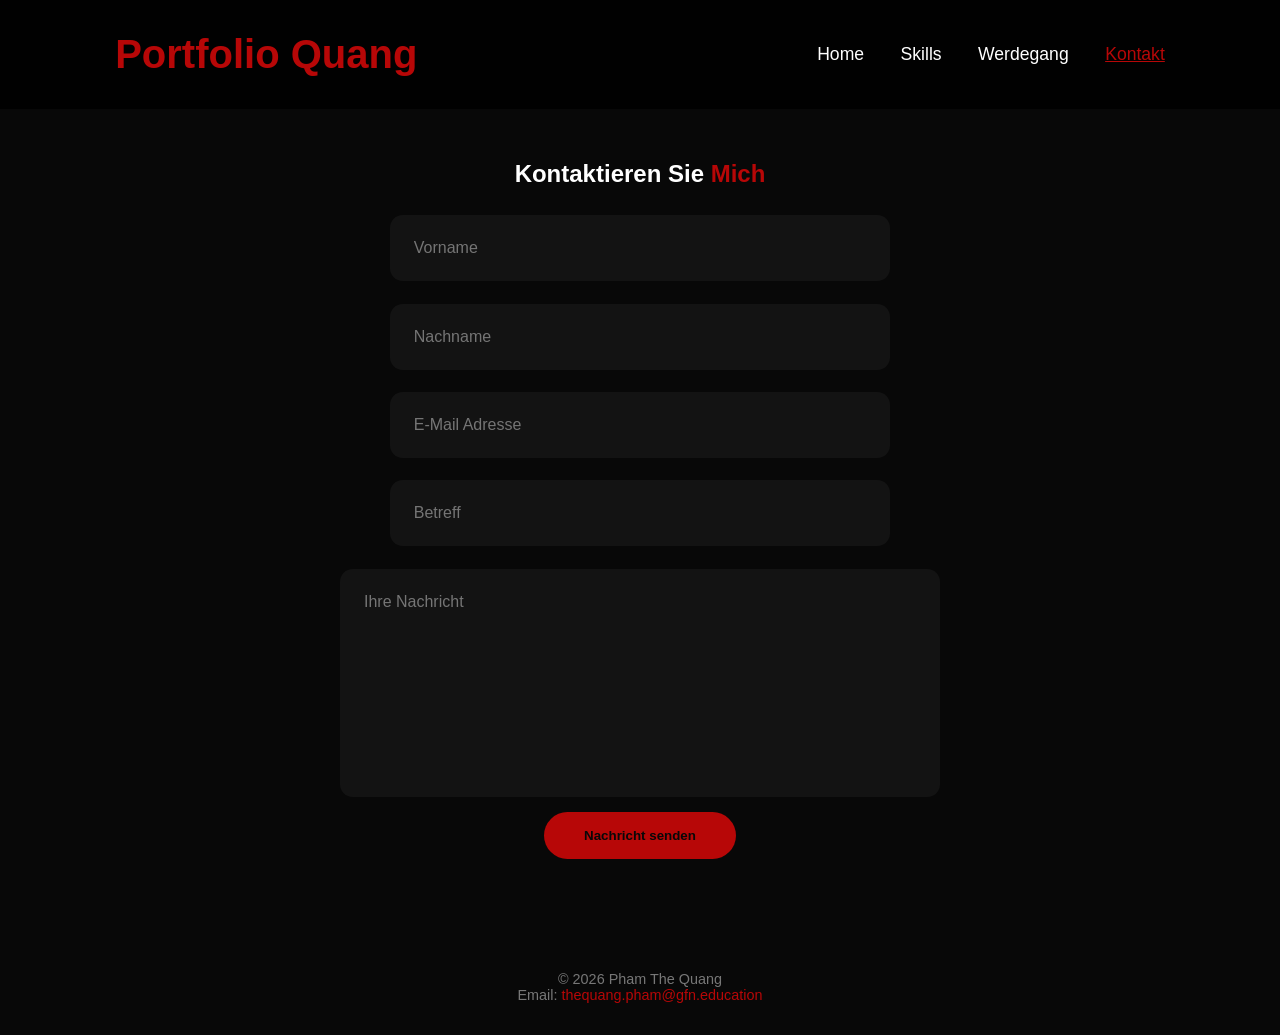
<file: contact.html>
<!DOCTYPE html>
<html lang="de">
<head>
    <meta charset="UTF-8">
    <meta name="viewport" content="width=device-width, initial-scale=1.0">
    <link rel="stylesheet" href="https://cdnjs.cloudflare.com/ajax/libs/font-awesome/6.5.2/css/all.min.css">
    <link rel="stylesheet" href="style.css">
    <link rel="stylesheet" href="style_contact.css">

    <title>Kontakt | Quang Pham</title>
</head>
<body>
    <header>
        <a href="index.html" class="logo">Portfolio Quang</a>
        <nav>
            <a href="index.html">Home</a>
            <a href="skills.html">Skills</a>
            <a href="education.html">Werdegang</a>
            <a href="contact.html" class="active">Kontakt</a>
        </nav>
    </header>

    <section class="contact-section">
        <h2 class="heading">Kontaktieren Sie <span>Mich</span></h2>
        
        <form action="#">
            <div class="input-group">
                <div class="input-box">
                    <input type="text" placeholder="Vorname" required>
                    <input type="text" placeholder="Nachname" required>
                </div>
                <div class="input-box">
                    <input type="email" placeholder="E-Mail Adresse" required>
                    <input type="text" placeholder="Betreff">
                </div>
            </div>
            <textarea cols="30" rows="10" placeholder="Ihre Nachricht" required></textarea>
            <input type="submit" value="Nachricht senden" class="btn">
        </form>
    </section>

    <footer>
        <p>&copy; 2026 Pham The Quang</p>
        <p>Email: <a href="mailto:thequang.pham@gfn.education"><span>thequang.pham@gfn.education</a></span></p>
    </footer>
</body>
</html>
</file>
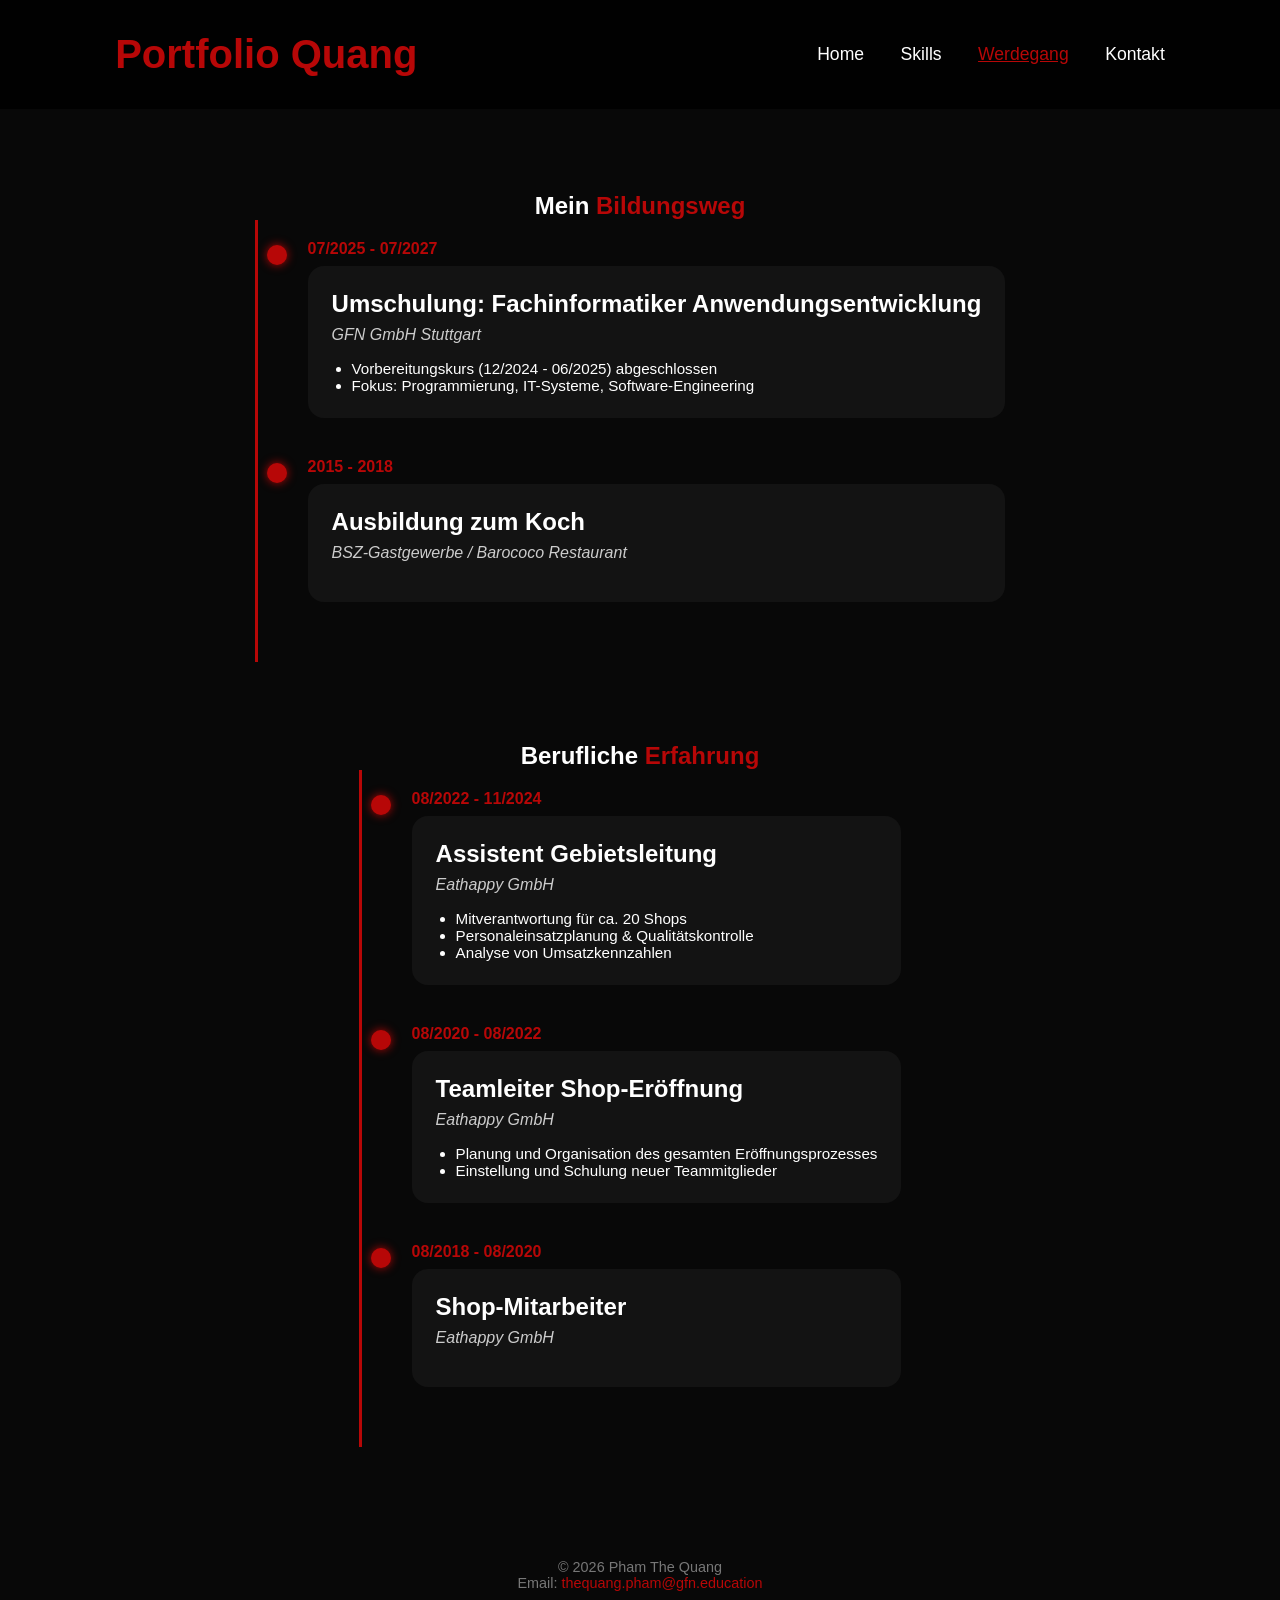
<file: education.html>
<!DOCTYPE html>
<html lang="de">
<head>
    <meta charset="UTF-8">
    <meta name="viewport" content="width=device-width, initial-scale=1.0">
    <link rel="stylesheet" href="https://cdnjs.cloudflare.com/ajax/libs/font-awesome/6.5.2/css/all.min.css">
    <link rel="stylesheet" href="style.css">
    <link rel="stylesheet" href="style_education.css">

    <title>Werdegang | Quang Pham</title>
</head>
<body>
    <header>
        <a href="index.html" class="logo">Portfolio Quang</a>
        <nav>
            <a href="index.html">Home</a>
            <a href="skills.html">Skills</a>
            <a href="education.html" class="active">Werdegang</a>
            <a href="contact.html">Kontakt</a>
        </nav>
    </header>

    <section class="education-experience">
        <h2 class="heading">Mein <span>Bildungsweg</span></h2>
        <div class="timeline">
            <div class="timeline-item">
                <div class="timeline-dot"></div>
                <div class="timeline-date">07/2025 - 07/2027</div>
                <div class="timeline-content">
                    <h3>Umschulung: Fachinformatiker Anwendungsentwicklung</h3>
                    <p class="institution">GFN GmbH Stuttgart</p>
                    <ul>
                        <li>Vorbereitungskurs (12/2024 - 06/2025) abgeschlossen</li>
                        <li>Fokus: Programmierung, IT-Systeme, Software-Engineering</li>
                    </ul>
                </div>
            </div>

            <div class="timeline-item">
                <div class="timeline-dot"></div>
                <div class="timeline-date">2015 - 2018</div>
                <div class="timeline-content">
                    <h3>Ausbildung zum Koch</h3>
                    <p class="institution">BSZ-Gastgewerbe / Barococo Restaurant</p>
                </div>
            </div>
        </div>

        <h2 class="heading" style="margin-top: 5rem;">Berufliche <span>Erfahrung</span></h2>
        <div class="timeline">
            <div class="timeline-item">
                <div class="timeline-dot"></div>
                <div class="timeline-date">08/2022 - 11/2024</div>
                <div class="timeline-content">
                    <h3>Assistent Gebietsleitung</h3>
                    <p class="institution">Eathappy GmbH</p>
                    <ul>
                        <li>Mitverantwortung für ca. 20 Shops</li>
                        <li>Personaleinsatzplanung & Qualitätskontrolle</li>
                        <li>Analyse von Umsatzkennzahlen</li>
                    </ul>
                </div>
            </div>

            <div class="timeline-item">
                <div class="timeline-dot"></div>
                <div class="timeline-date">08/2020 - 08/2022</div>
                <div class="timeline-content">
                    <h3>Teamleiter Shop-Eröffnung</h3>
                    <p class="institution">Eathappy GmbH</p>
                    <ul>
                        <li>Planung und Organisation des gesamten Eröffnungsprozesses</li>
                        <li>Einstellung und Schulung neuer Teammitglieder</li>
                    </ul>
                </div>
            </div>

            <div class="timeline-item">
                <div class="timeline-dot"></div>
                <div class="timeline-date">08/2018 - 08/2020</div>
                <div class="timeline-content">
                    <h3>Shop-Mitarbeiter</h3>
                    <p class="institution">Eathappy GmbH</p>
                </div>
            </div>
        </div>
    </section>

    <footer>
        <p>&copy; 2026 Pham The Quang</p>
        <p>Email: <a href="mailto:thequang.pham@gfn.education"><span>thequang.pham@gfn.education</a></span></p>
    </footer>
</body>
</html>
</file>
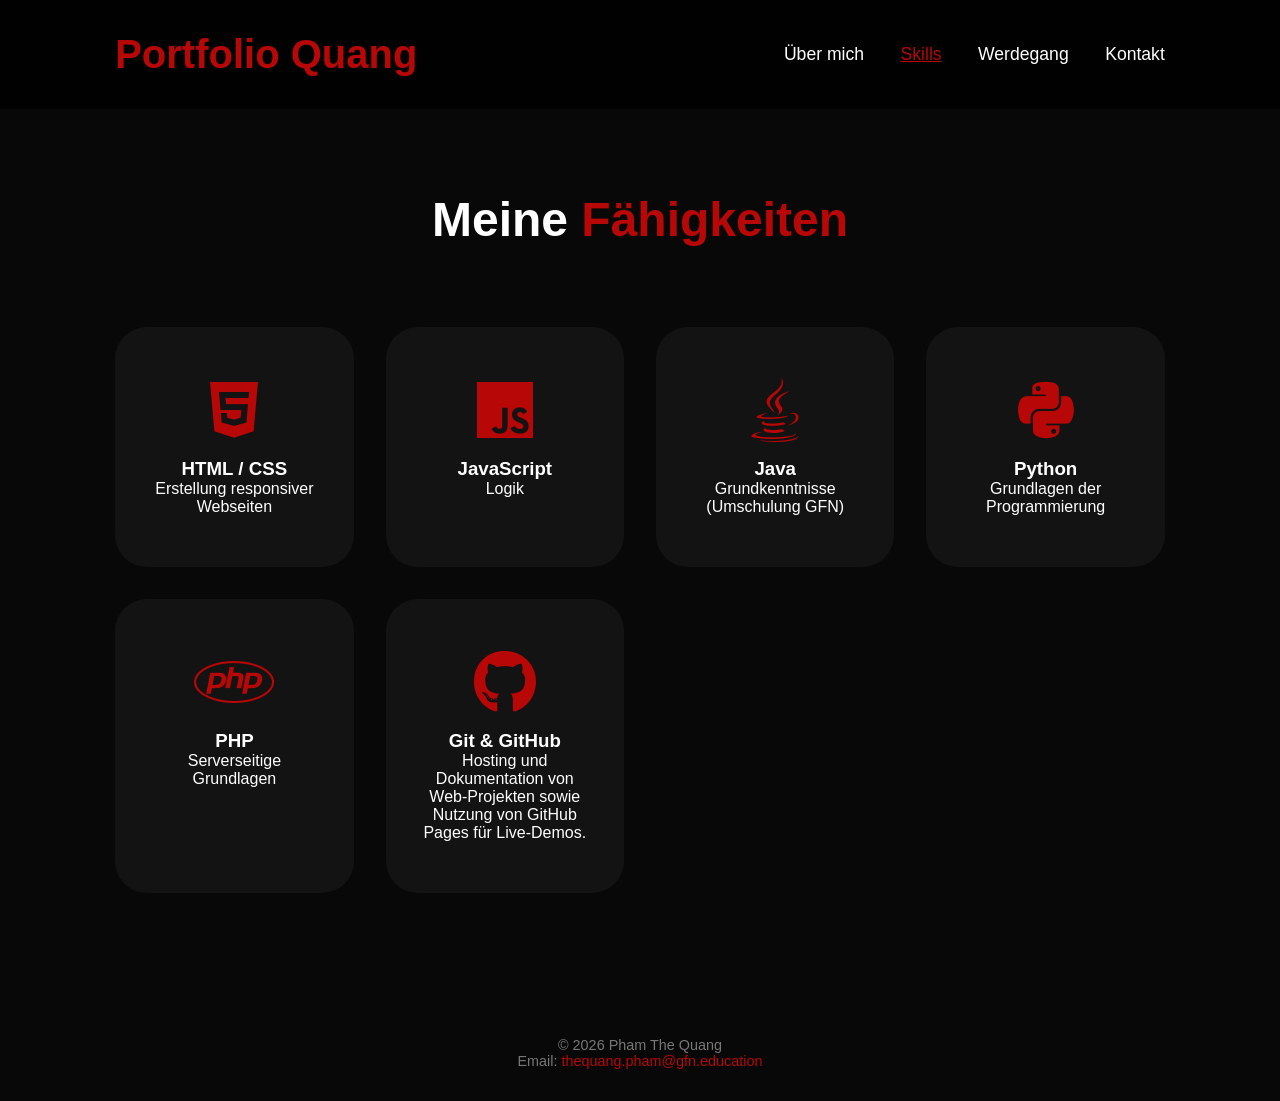
<file: skills.html>
<!DOCTYPE html>
<html lang="de">
<head>
    <meta charset="UTF-8">
    <meta name="viewport" content="width=device-width, initial-scale=1.0">
    <link rel="stylesheet" href="https://cdnjs.cloudflare.com/ajax/libs/font-awesome/6.5.2/css/all.min.css">
    <link rel="stylesheet" href="style.css">
    <link rel="stylesheet" href="style_skills.css">
    <title>Skills | Quang Pham</title>
</head>
<body>
    <header>
        <a href="index.html" class="logo">Portfolio Quang</a>
        <nav>
            <a href="index.html">Über mich</a>
            <a href="skills.html" class="active">Skills</a>
            <a href="education.html">Werdegang</a>
            <a href="contact.html">Kontakt</a>
        </nav>
    </header>

    <section class="skills" id="skills">
        <h2 class="heading">Meine <span>Fähigkeiten</span></h2>
        
        <div class="skills-container">
            <div class="skill-card">
                <i class="fa-brands fa-html5"></i>
                <h3>HTML / CSS</h3>
                <p>Erstellung responsiver Webseiten</p>
            </div>

            <div class="skill-card">
                <i class="fa-brands fa-js"></i>
                <h3>JavaScript</h3>
                <p>Logik</p>
            </div>

            <div class="skill-card">
                <i class="fa-brands fa-java"></i>
                <h3>Java</h3>
                <p>Grundkenntnisse (Umschulung GFN)</p>
            </div>

            <div class="skill-card">
                <i class="fa-brands fa-python"></i>
                <h3>Python</h3>
                <p>Grundlagen der Programmierung</p>
            </div>

            <div class="skill-card">
                <i class="fa-brands fa-php"></i>
                <h3>PHP</h3>
                <p>Serverseitige Grundlagen</p>
            </div>

            <div class="skill-card">
                <i class="fa-brands fa-github"></i>
                <h3>Git & GitHub</h3>
                <p>Hosting und Dokumentation von Web-Projekten sowie Nutzung von GitHub Pages für Live-Demos.</p>
            </div>
        </div>
    </section>

    <footer>
        <p>&copy; 2026 Pham The Quang</p>
        <p>Email: <a href="mailto:thequang.pham@gfn.education"><span>thequang.pham@gfn.education</a></span></p>
    </footer>
</body>
</html>
</file>
<file: style.css>
/* Grundstyling */
* {
    margin: 0;
    padding: 0;
    box-sizing: border-box;
    text-decoration: none;
    border: none;
    outline: none;
    scroll-behavior: smooth;
    font-family: 'Poppins', sans-serif;
}

:root {
    --bg-color: #080808;
    --second-bg-color: #131313;
    --text-color: white;
    --main-color: #b70707;
}

body {
    background: var(--bg-color);
    color: var(--text-color);
}

/* Header und Navigation */
header {
    position: fixed;
    top: 0;
    left: 0;
    width: 100%;
    padding: 2rem 9%;
    background: rgba(0, 0, 0, 0.8);
    display: flex;
    justify-content: space-between;
    align-items: center;
    z-index: 100;
    
}

.logo {
    font-size: 2.5rem;
    color: var(--main-color);
    font-weight: 800;
    cursor: pointer;
}

nav a {
    font-size: 1.1rem;
    color: var(--text-color);
    margin-left: 2rem;
    transition: 0.3s;
}

nav a:hover, nav a.active {
    color: var(--main-color);
    text-decoration: underline;
}

/* Home Sektion */
.home {
    min-height: 100vh;
    display: flex;
    justify-content: center;
    align-items: center;
    gap: 5rem;
    padding: 0 9%;
}

.home-content h1 {
    font-size: 4rem;
    font-weight: 700;
    line-height: 1.3;
}

span {
    color: var(--main-color);
}

.home-content h3 {
    font-size: 2rem;
    margin-bottom: 1rem;
}

.home-content p {
    font-size: 1.1rem;
    margin-bottom: 2rem;
}

/* Praktikums-Highlight */
.internship-box {
    background: var(--second-bg-color);
    padding: 1rem;
    border-left: 5px solid var(--main-color);
    margin-bottom: 2rem;
    border-radius: 5px;
}

/* Icons & Buttons */
.social-icons a {
    display: inline-flex;
    justify-content: center;
    align-items: center;
    width: 3.5rem;
    height: 3.5rem;
    background: transparent;
    border: 0.2rem solid var(--main-color);
    border-radius: 50%;
    font-size: 1.5rem;
    color: var(--main-color);
    margin: 0 1rem 2rem 0;
    transition: 0.3s ease;
}

.social-icons a:hover {
    background: var(--main-color);
    color: var(--bg-color);
    box-shadow: 0 0 15px var(--main-color);
}

.btn {
    display: inline-block;
    padding: 1rem 2.5rem;
    background: var(--main-color);
    border-radius: 3rem;
    color: var(--bg-color);
    font-weight: 600;
    transition: 0.3s ease;
}

.btn:hover {
    box-shadow: 0 0 15px var(--main-color);
}

/* Bild-Styling */
.home-img img {
    width: auto;
    height: 35vw;
    border-radius: 25%;
    border: 5px solid var(--main-color);
    box-shadow: 0 0 25px var(--main-color);
}

/* Responsive Design */
@media (max-width: 768px) {
    .home {
        flex-direction: column-reverse;
        text-align: center;
    }
    .home-img img {
        width: auto;
        height: 100vw;
        margin-top: 5rem;
    }
}
/*Füß Stylen*/
footer {
    text-align: center;
    padding: 2rem;
    font-size: 0.9rem;
    color: #777;
}
</file>
<file: style_contact.css>
/* Styling für das Kontaktformular */
.contact-section {
    padding: 10rem 9% 2rem;
    text-align: center;
}

form {
    max-width: 600px;
    margin: 1rem auto;
    text-align: center;
    margin-bottom: 3rem;
}

.input-group {
    display: flex;
    justify-content: center;
    flex-wrap: wrap;
}

.input-box input, form textarea {
    width: 100%;
    padding: 1.5rem;
    font-size: 1rem;
    color: var(--text-color);
    background: var(--second-bg-color);
    border-radius: 0.8rem;
    margin: 0.7rem 0;
}

form textarea {
    resize: none;
}
</file>
<file: style_education.css>
/* Styling für die Education Timeline */
.education {
    padding-top: 12rem;
    padding-bottom: 5rem;
    display: flex;
    flex-direction: column;
    align-items: center;
}

.timeline {
    position: relative;
    max-width: 800px;
    margin: 0 auto;
    padding: 20px;
    border-left: 3px solid var(--main-color); /* Der vertikale Zeitstrahl */
}

.timeline-item {
    position: relative;
    margin-bottom: 40px;
    padding-left: 30px;
}

.timeline-dot {
    position: absolute;
    left: -11px;
    top: 5px;
    width: 20px;
    height: 20px;
    background: var(--main-color);
    border-radius: 50%;
    box-shadow: 0 0 10px var(--main-color);
}

.timeline-date {
    font-weight: 700;
    color: var(--main-color);
    margin-bottom: 0.5rem;
}

.timeline-content {
    background: var(--second-bg-color);
    padding: 1.5rem;
    border-radius: 1rem;
    transition: 0.3s;
}

.timeline-content:hover {
    transform: translateX(10px);
}

.timeline-content h3 {
    font-size: 1.5rem;
    margin-bottom: 0.5rem;
}

.institution {
    font-style: italic;
    color: #ccc;
    margin-bottom: 1rem;
}

.timeline-content ul {
    list-style: disc;
    margin-left: 20px;
    font-size: 0.95rem;
}
.education-experience {
    padding-top: 12rem;
    padding-bottom: 5rem;
    display: flex;
    flex-direction: column;
    align-items: center;
}
</file>
<file: style_skills.css>
/* Styling für die Skills-Karten */
.skills-container {
    display: grid;
    grid-template-columns: repeat(auto-fit, minmax(200px, 1fr));
    gap: 2rem;
    padding: 2rem 9%;
}

.skill-card {
    background: var(--second-bg-color);
    padding: 3rem 2rem;
    border-radius: 2rem;
    text-align: center;
    border: 0.2rem solid transparent;
    transition: 0.4s ease;
}

.skill-card:hover {
    border-color: var(--main-color);
    transform: scale(1.02);
}

.skill-card i {
    font-size: 4rem;
    color: var(--main-color);
    margin-bottom: 1rem;
}
/* Schiebt den Inhalt unter den Header */
.skills {
    padding-top: 12rem; 
    min-height: 100vh;
    padding-bottom: 5rem;
}
.heading {
    font-size: 3rem;
    margin-bottom: 3rem;
    text-align: center;
}
</file>
